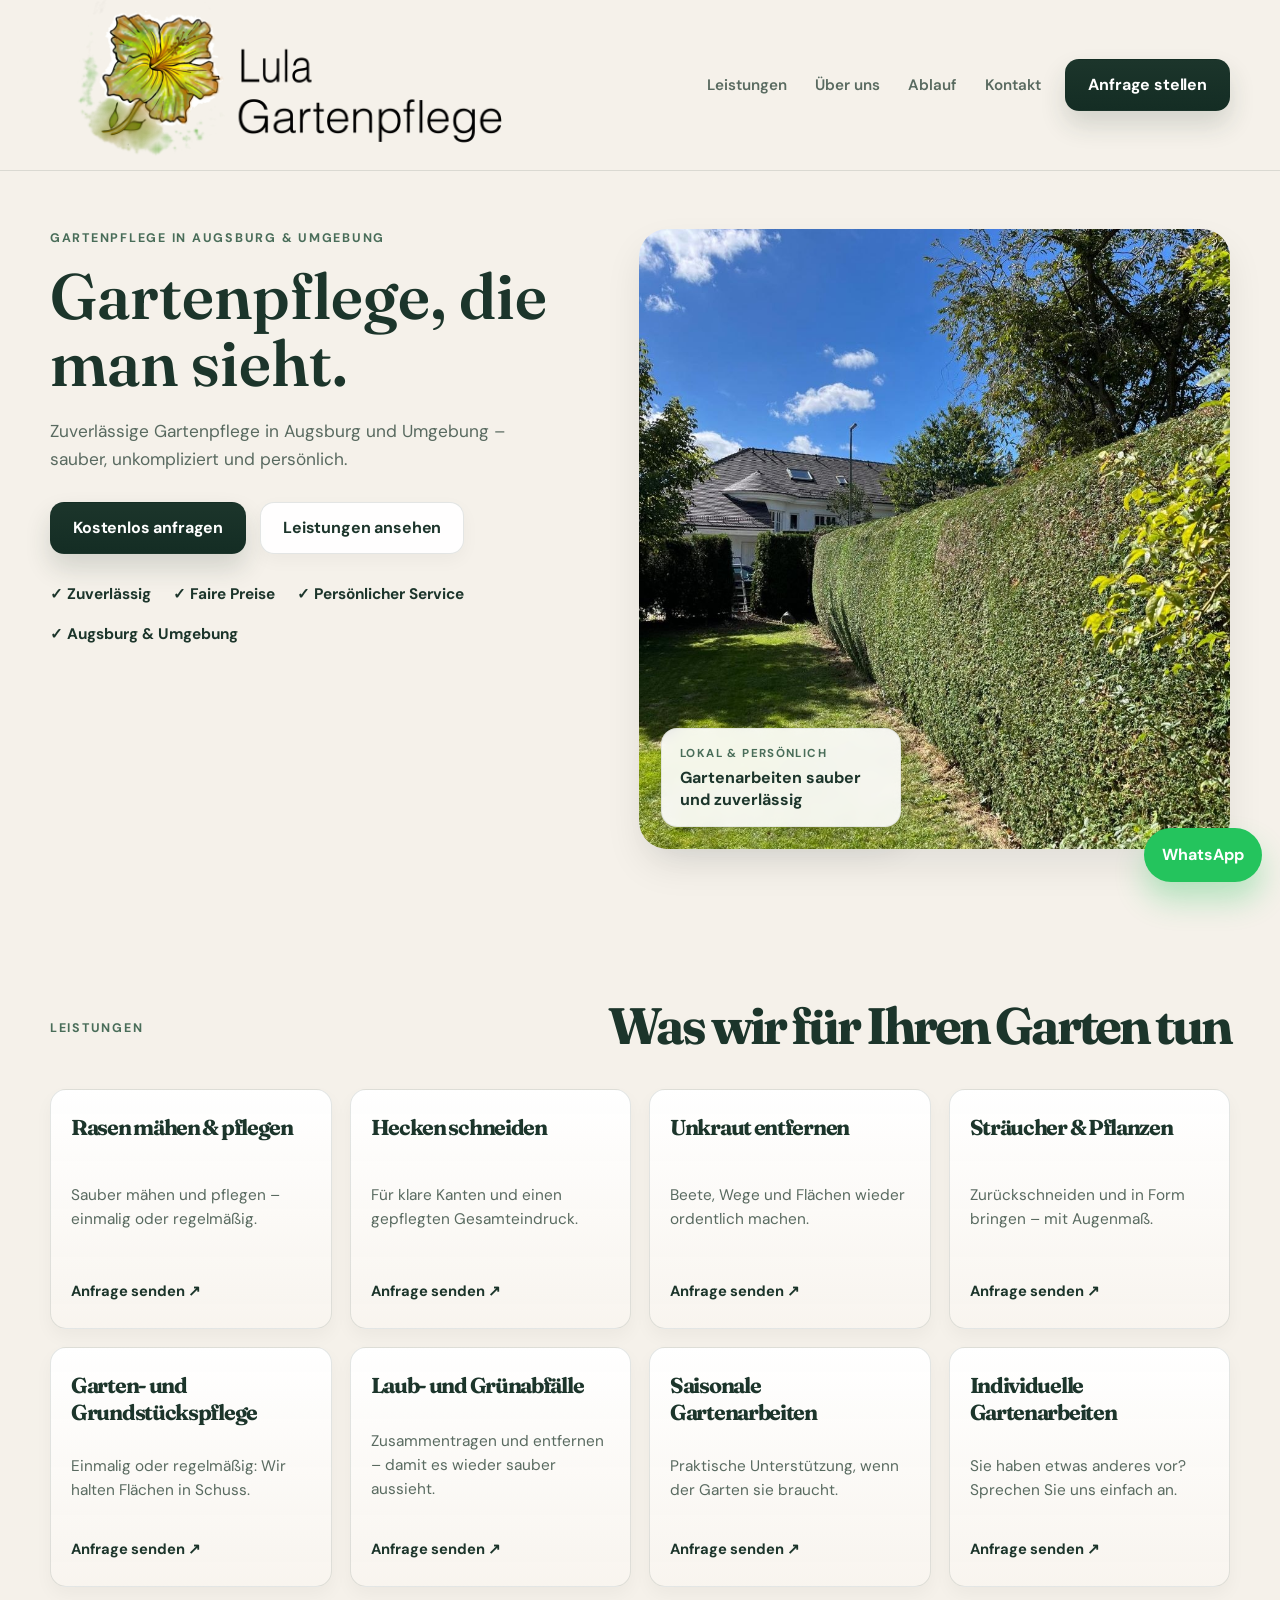
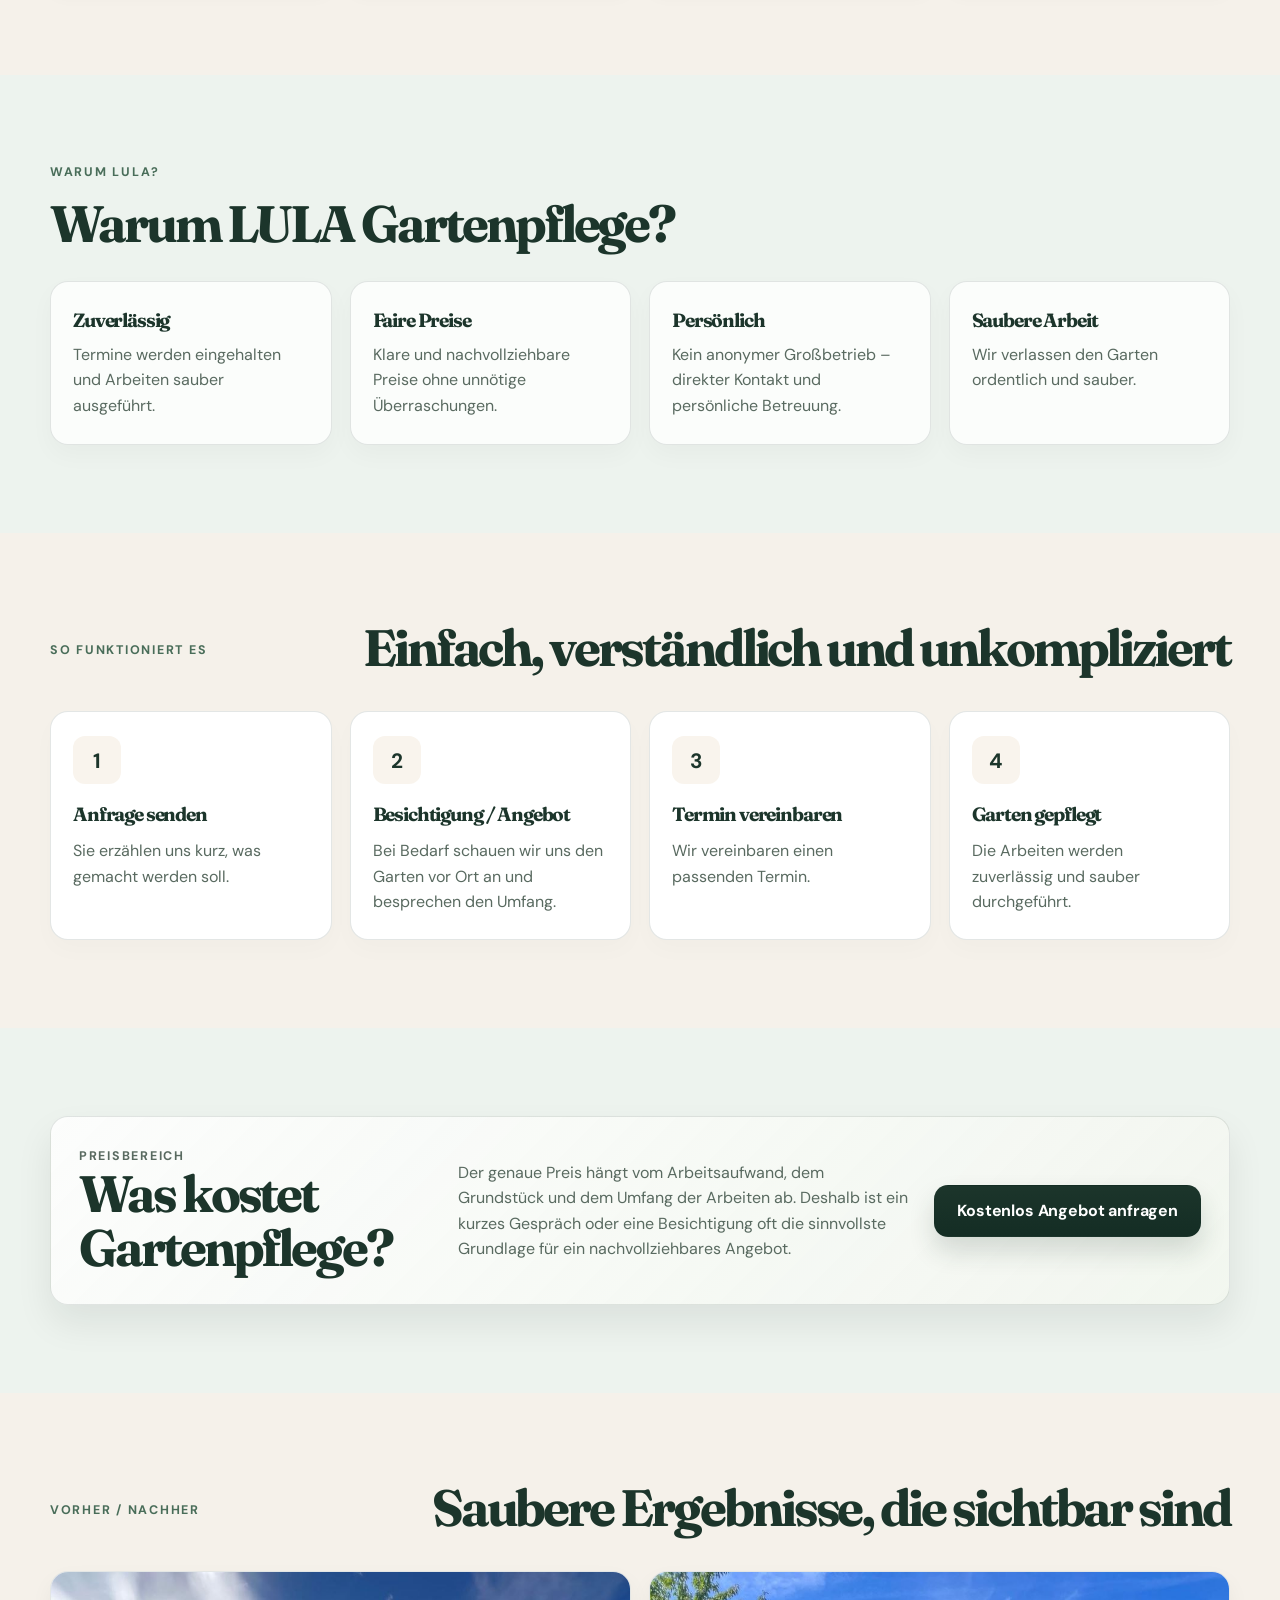
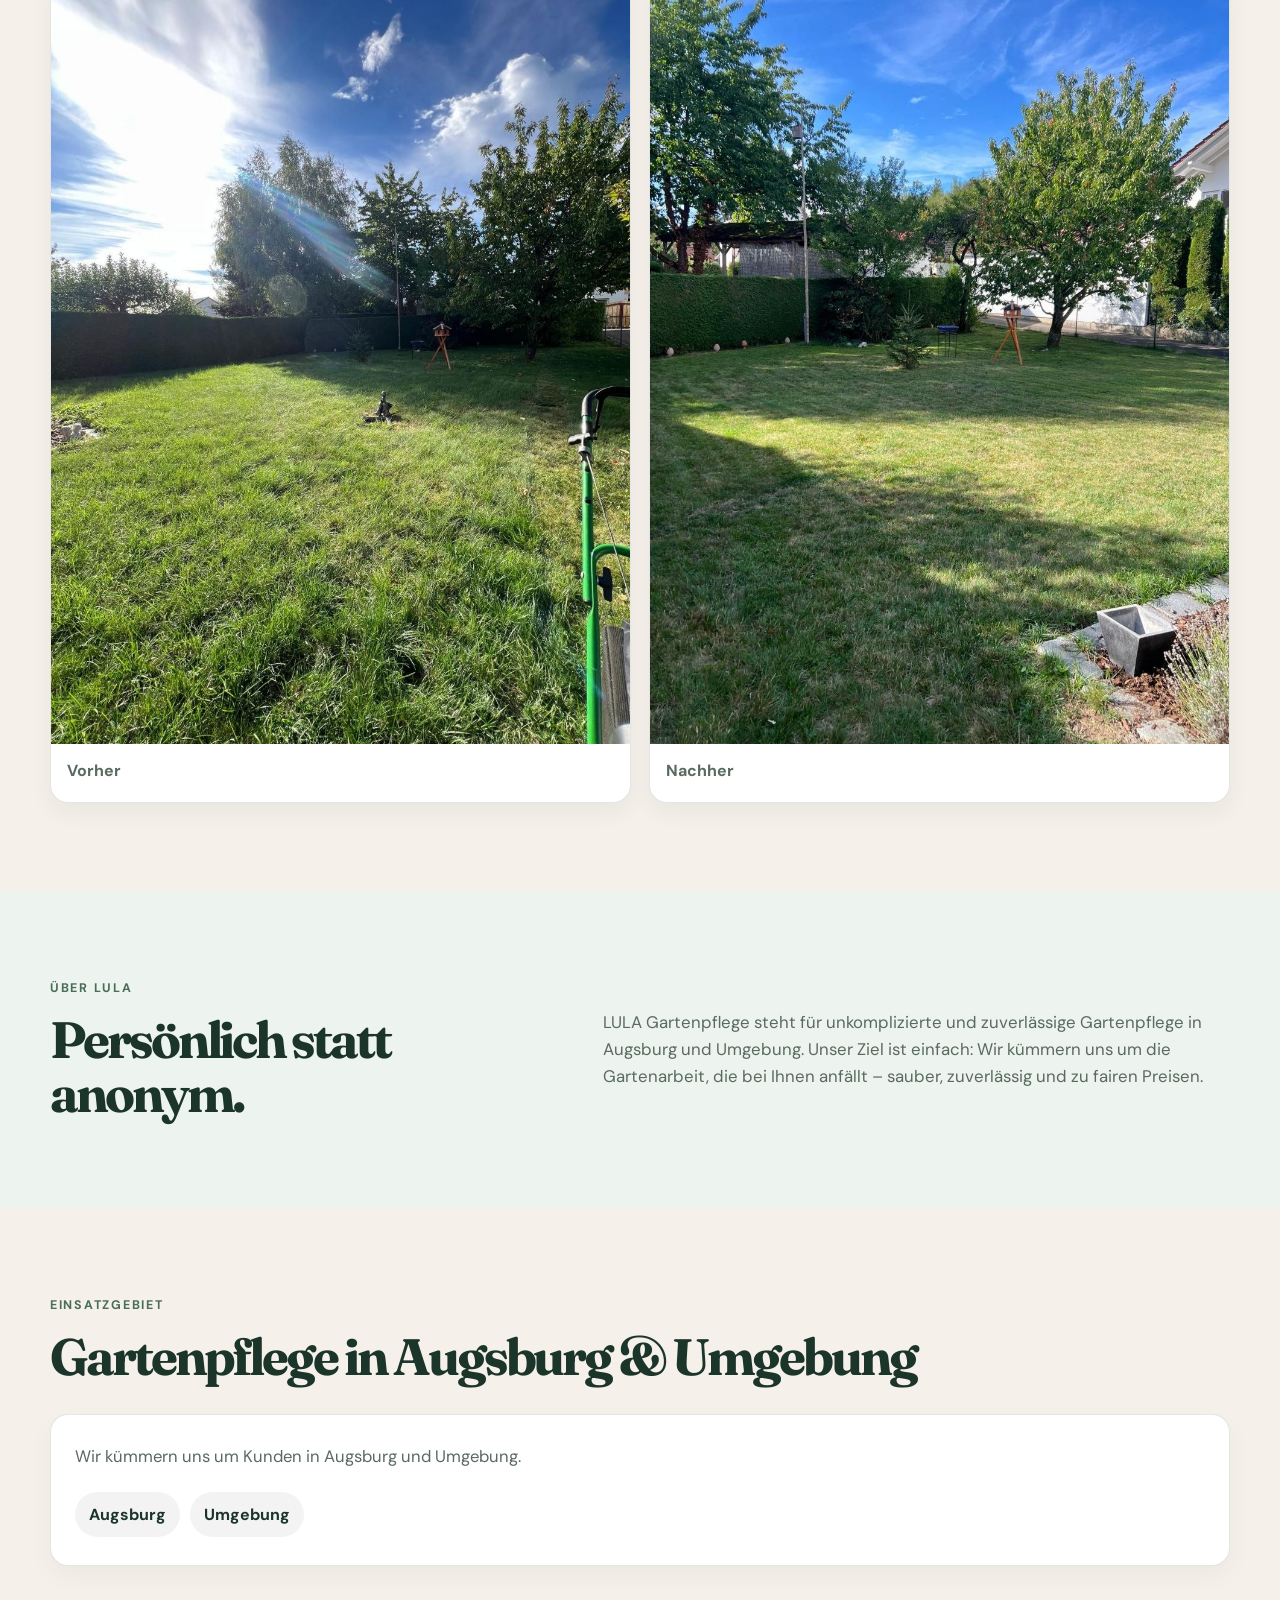
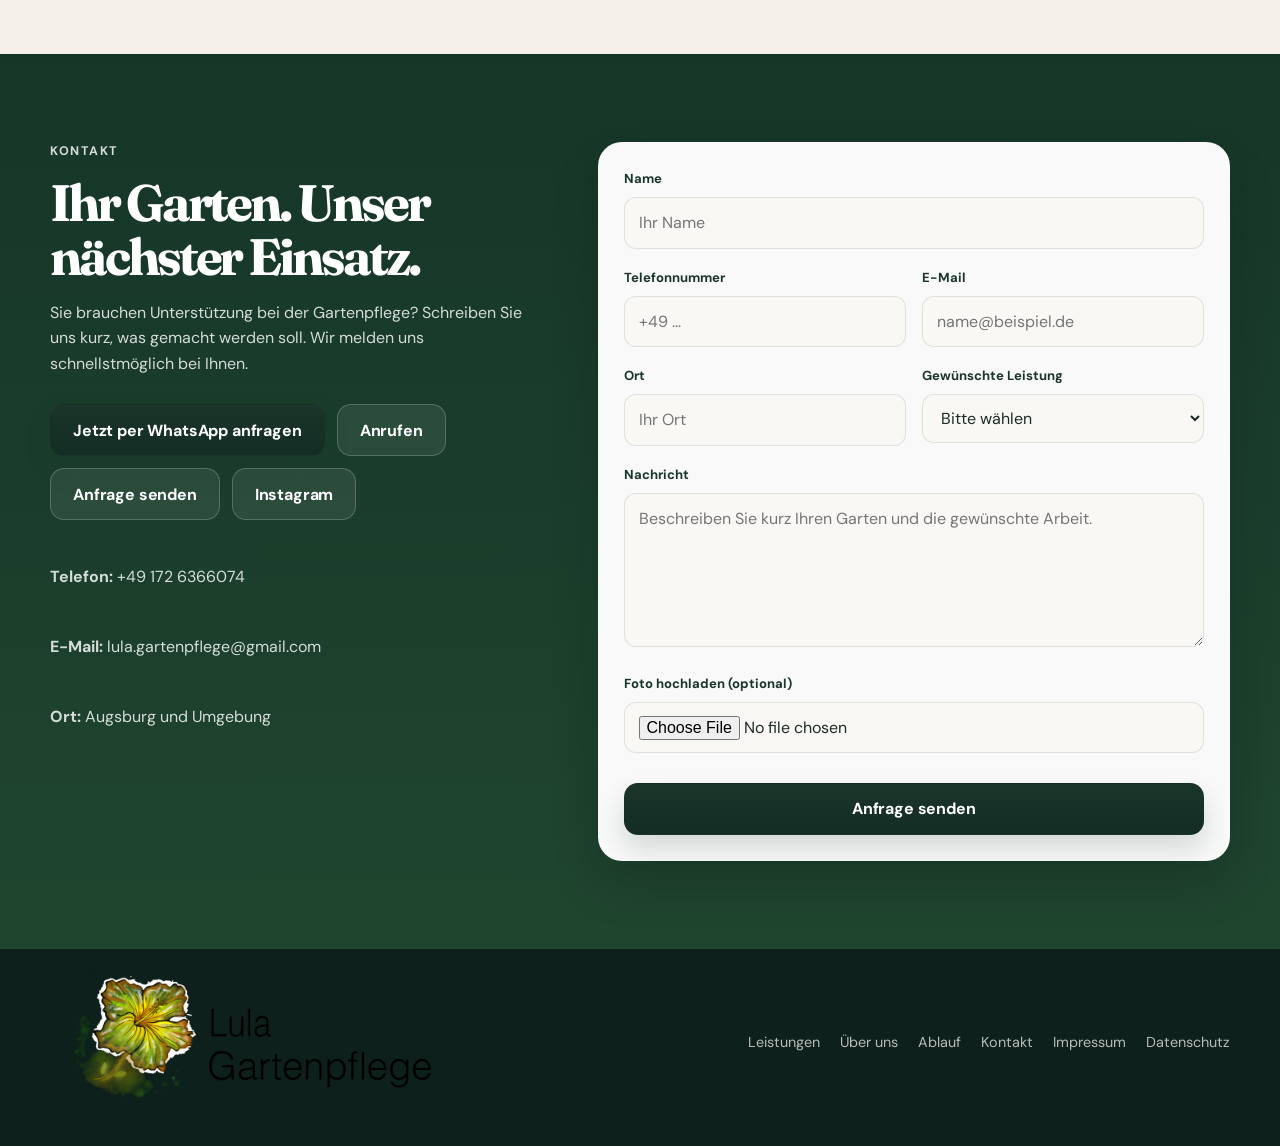
<file: index.html>
<!DOCTYPE html>
<html lang="de">
  <head>
    <meta charset="UTF-8" />
    <meta http-equiv="X-UA-Compatible" content="IE=edge" />
    <meta name="viewport" content="width=device-width, initial-scale=1.0" />
    <title>LULA Gartenpflege | Gartenpflege in Augsburg &amp; Umgebung</title>
    <meta
      name="description"
      content="LULA Gartenpflege bietet zuverlässige Gartenpflege in Augsburg und Umgebung – von Rasenpflege über Heckenschnitt bis zu regelmäßigen Gartenarbeiten. Kostenlos anfragen."
    />
    <meta
      name="keywords"
      content="Gartenpflege Augsburg, Gartenservice Augsburg, Rasen mähen Augsburg, Heckenschnitt Augsburg, Gartenarbeiten Augsburg, Gartenpflege in der Nähe"
    />
    <meta name="robots" content="index, follow" />
    <meta property="og:type" content="website" />
    <meta property="og:title" content="LULA Gartenpflege | Gartenpflege in Augsburg &amp; Umgebung" />
    <meta
      property="og:description"
      content="Zuverlässige Gartenpflege in Augsburg und Umgebung – sauber, unkompliziert und persönlich."
    />
    <meta property="og:image" content="https://lula-gartenpflege.de/images/hero%20hecke.%20jpg.jpg" />
    <meta property="og:url" content="https://lula-gartenpflege.de/" />
    <meta name="twitter:card" content="summary_large_image" />
    <meta name="theme-color" content="#213b2a" />
    <link rel="canonical" href="https://lula-gartenpflege.de/" />
    <link rel="stylesheet" href="style.css" />
    <script type="application/ld+json">
      {
        "@context": "https://schema.org",
        "@type": "LocalBusiness",
        "name": "LULA Gartenpflege",
        "image": "/images/hero%20hecke.%20jpg.jpg",
        "description": "Zuverlässige Gartenpflege in Augsburg und Umgebung – sauber, unkompliziert und persönlich.",
        "areaServed": ["Augsburg", "Augsburg und Umgebung"],
        "telephone": "+49 172 6366074",
        "email": "lula.gartenpflege@gmail.com",
        "sameAs": [
          "https://wa.me/491726366074?text=Hallo%2C%20ich%20interessiere%20mich%20f%C3%BCr%20Gartenpflege%20in%20Augsburg%20und%20Umgebung.",
          "https://www.instagram.com/lula_gartenpflege/"
        ]
      }
    </script>
  </head>
  <body>
    <header class="site-header">
      <div class="container header-inner">
        <a class="brand" href="#top" aria-label="LULA Gartenpflege Startseite">
          <img src="images/buntlogofinal.png" alt="LULA Gartenpflege" />
        </a>

        <nav class="site-nav" aria-label="Hauptnavigation">
          <button class="nav-toggle" type="button" aria-label="Menü öffnen" aria-expanded="false">
            <span class="sr-only">Menü öffnen</span>
            <span></span>
            <span></span>
            <span></span>
          </button>
          <ul class="nav-menu">
            <li><a href="#leistungen">Leistungen</a></li>
            <li><a href="#ueber-uns">Über uns</a></li>
            <li><a href="#ablauf">Ablauf</a></li>
            <li><a href="#kontakt">Kontakt</a></li>
          </ul>
        </nav>

        <a href="#kontakt" class="button button-primary header-cta">Anfrage stellen</a>
      </div>
    </header>

    <main id="top">
      <section class="hero">
        <div class="container hero-grid">
          <div class="hero-copy">
            <p class="eyebrow">Gartenpflege in Augsburg &amp; Umgebung</p>
            <h1>Gartenpflege, die man sieht.</h1>
            <p class="lead">
              Zuverlässige Gartenpflege in Augsburg und Umgebung – sauber, unkompliziert und persönlich.
            </p>

            <div class="hero-actions">
              <a href="#kontakt" class="button button-primary">Kostenlos anfragen</a>
              <a href="#leistungen" class="button button-secondary">Leistungen ansehen</a>
            </div>

            <ul class="trust-list" aria-label="Vorteile">
              <li><span aria-hidden="true">✓</span> Zuverlässig</li>
              <li><span aria-hidden="true">✓</span> Faire Preise</li>
              <li><span aria-hidden="true">✓</span> Persönlicher Service</li>
              <li><span aria-hidden="true">✓</span> Augsburg &amp; Umgebung</li>
            </ul>
          </div>

          <div class="hero-visual">
            <img src="images/hero hecke. jpg.jpg" alt="Gepflegter Garten mit geschnittenem Heckenzaun in Augsburg" />
            <div class="floating-card">
              <span class="card-label">Lokal &amp; persönlich</span>
              <strong>Gartenarbeiten sauber und zuverlässig</strong>
            </div>
          </div>
        </div>
      </section>

      <section class="section" id="leistungen">
        <div class="container">
          <div class="section-heading">
            <p class="eyebrow">Leistungen</p>
            <h2>Was wir für Ihren Garten tun</h2>
          </div>

          <div class="services-grid eight-grid">
            <article class="service-card">
              <h3>Rasen mähen &amp; pflegen</h3>
              <p>Sauber mähen und pflegen – einmalig oder regelmäßig.</p>
              <a href="#kontakt" class="service-link">Anfrage senden ↗</a>
            </article>

            <article class="service-card">
              <h3>Hecken schneiden</h3>
              <p>Für klare Kanten und einen gepflegten Gesamteindruck.</p>
              <a href="#kontakt" class="service-link">Anfrage senden ↗</a>
            </article>

            <article class="service-card">
              <h3>Unkraut entfernen</h3>
              <p>Beete, Wege und Flächen wieder ordentlich machen.</p>
              <a href="#kontakt" class="service-link">Anfrage senden ↗</a>
            </article>

            <article class="service-card">
              <h3>Sträucher &amp; Pflanzen</h3>
              <p>Zurückschneiden und in Form bringen – mit Augenmaß.</p>
              <a href="#kontakt" class="service-link">Anfrage senden ↗</a>
            </article>

            <article class="service-card">
              <h3>Garten- und Grundstückspflege</h3>
              <p>Einmalig oder regelmäßig: Wir halten Flächen in Schuss.</p>
              <a href="#kontakt" class="service-link">Anfrage senden ↗</a>
            </article>

            <article class="service-card">
              <h3>Laub- und Grünabfälle</h3>
              <p>Zusammentragen und entfernen – damit es wieder sauber aussieht.</p>
              <a href="#kontakt" class="service-link">Anfrage senden ↗</a>
            </article>

            <article class="service-card">
              <h3>Saisonale Gartenarbeiten</h3>
              <p>Praktische Unterstützung, wenn der Garten sie braucht.</p>
              <a href="#kontakt" class="service-link">Anfrage senden ↗</a>
            </article>

            <article class="service-card">
              <h3>Individuelle Gartenarbeiten</h3>
              <p>Sie haben etwas anderes vor? Sprechen Sie uns einfach an.</p>
              <a href="#kontakt" class="service-link">Anfrage senden ↗</a>
            </article>
          </div>
        </div>
      </section>

      <section class="section alt-section" id="why-lula">
        <div class="container">
          <div class="section-heading narrow">
            <p class="eyebrow">Warum LULA?</p>
            <h2>Warum LULA Gartenpflege?</h2>
          </div>

          <div class="feature-grid">
            <article class="feature-item">
              <h3>Zuverlässig</h3>
              <p>Termine werden eingehalten und Arbeiten sauber ausgeführt.</p>
            </article>
            <article class="feature-item">
              <h3>Faire Preise</h3>
              <p>Klare und nachvollziehbare Preise ohne unnötige Überraschungen.</p>
            </article>
            <article class="feature-item">
              <h3>Persönlich</h3>
              <p>Kein anonymer Großbetrieb – direkter Kontakt und persönliche Betreuung.</p>
            </article>
            <article class="feature-item">
              <h3>Saubere Arbeit</h3>
              <p>Wir verlassen den Garten ordentlich und sauber.</p>
            </article>
          </div>
        </div>
      </section>

      <section class="section" id="ablauf">
        <div class="container">
          <div class="section-heading">
            <p class="eyebrow">So funktioniert es</p>
            <h2>Einfach, verständlich und unkompliziert</h2>
          </div>

          <div class="steps-grid">
            <div class="step">
              <span class="step-number">1</span>
              <h3>Anfrage senden</h3>
              <p>Sie erzählen uns kurz, was gemacht werden soll.</p>
            </div>
            <div class="step">
              <span class="step-number">2</span>
              <h3>Besichtigung / Angebot</h3>
              <p>Bei Bedarf schauen wir uns den Garten vor Ort an und besprechen den Umfang.</p>
            </div>
            <div class="step">
              <span class="step-number">3</span>
              <h3>Termin vereinbaren</h3>
              <p>Wir vereinbaren einen passenden Termin.</p>
            </div>
            <div class="step">
              <span class="step-number">4</span>
              <h3>Garten gepflegt</h3>
              <p>Die Arbeiten werden zuverlässig und sauber durchgeführt.</p>
            </div>
          </div>
        </div>
      </section>

      <section class="section alt-section" id="preise">
        <div class="container">
          <div class="price-box">
            <div>
              <p class="eyebrow">Preisbereich</p>
              <h2>Was kostet Gartenpflege?</h2>
            </div>
            <p>
              Der genaue Preis hängt vom Arbeitsaufwand, dem Grundstück und dem Umfang der Arbeiten ab. Deshalb
              ist ein kurzes Gespräch oder eine Besichtigung oft die sinnvollste Grundlage für ein nachvollziehbares Angebot.
            </p>
            <a href="#kontakt" class="button button-primary">Kostenlos Angebot anfragen</a>
          </div>
        </div>
      </section>

      <section class="section" id="vorher-nachher">
        <div class="container">
          <div class="section-heading">
            <p class="eyebrow">Vorher / Nachher</p>
            <h2>Saubere Ergebnisse, die sichtbar sind</h2>
          </div>

          <div class="compare-grid">
            <figure class="compare-card">
              <div class="compare-visual before">
                <img src="images/vorher%20peter.jpg" alt="Vorher-Bild eines unaufgeräumten Gartens" />
              </div>
              <figcaption>Vorher</figcaption>
            </figure>
            <figure class="compare-card">
              <div class="compare-visual after">
                <img src="images/nachher%20peter%20.jpg" alt="Nachher-Bild eines gepflegten Gartens" />
              </div>
              <figcaption>Nachher</figcaption>
            </figure>
          </div>
        </div>
      </section>

      <section class="section alt-section" id="ueber-uns">
        <div class="container about-grid">
          <div class="about-copy">
            <p class="eyebrow">Über LULA</p>
            <h2>Persönlich statt anonym.</h2>
          </div>
          <div class="about-text">
            <p>
              LULA Gartenpflege steht für unkomplizierte und zuverlässige Gartenpflege in Augsburg und Umgebung.
              Unser Ziel ist einfach: Wir kümmern uns um die Gartenarbeit, die bei Ihnen anfällt – sauber,
              zuverlässig und zu fairen Preisen.
            </p>
          </div>
        </div>
      </section>

      <section class="section" id="einsatzgebiet">
        <div class="container">
          <div class="section-heading narrow">
            <p class="eyebrow">Einsatzgebiet</p>
            <h2>Gartenpflege in Augsburg &amp; Umgebung</h2>
          </div>

          <div class="area-box">
            <p>Wir kümmern uns um Kunden in Augsburg und Umgebung.</p>
            <div class="area-tags" aria-label="Gebiete">
              <span>Augsburg</span>
              <span>Umgebung</span>
            </div>
          </div>
        </div>
      </section>

      <section class="section contact-section" id="kontakt">
        <div class="container contact-grid">
          <div class="contact-copy">
            <p class="eyebrow eyebrow-light">Kontakt</p>
            <h2>Ihr Garten. Unser nächster Einsatz.</h2>
            <p>
              Sie brauchen Unterstützung bei der Gartenpflege? Schreiben Sie uns kurz, was gemacht werden soll.
              Wir melden uns schnellstmöglich bei Ihnen.
            </p>

            <div class="contact-actions">
              <a
                href="https://wa.me/491726366074?text=Hallo%2C%20ich%20interessiere%20mich%20f%C3%BCr%20Gartenpflege%20in%20Augsburg%20und%20Umgebung."
                class="button button-primary"
                target="_blank"
                rel="noopener noreferrer"
              >
                Jetzt per WhatsApp anfragen
              </a>
              <a href="tel:+491726366074" class="button button-secondary-light">Anrufen</a>
              <a href="#kontakt-form" class="button button-secondary-light">Anfrage senden</a>
              <a
                href="https://www.instagram.com/lula_gartenpflege/"
                class="button button-secondary-light"
                target="_blank"
                rel="noopener noreferrer"
              >Instagram</a>
            </div>

            <div class="contact-details">
              <p><strong>Telefon:</strong> <a href="tel:+491726366074">+49 172 6366074</a></p>
              <p><strong>E-Mail:</strong> <a href="mailto:lula.gartenpflege@gmail.com">lula.gartenpflege@gmail.com</a></p>
              <p><strong>Ort:</strong> Augsburg und Umgebung</p>
            </div>
          </div>

          <form
            class="contact-form"
            id="kontakt-form"
            action="https://formspree.io/f/mgavbygz"
            method="POST"
            enctype="multipart/form-data"
          >
            <input type="hidden" name="_subject" value="Neue Anfrage über LULA Gartenpflege" />
            <div class="form-row">
              <label for="name">Name</label>
              <input id="name" name="name" type="text" placeholder="Ihr Name" required />
            </div>

            <div class="form-row form-row-split">
              <div>
                <label for="phone">Telefonnummer</label>
                <input id="phone" name="phone" type="tel" placeholder="+49 ..." required />
              </div>
              <div>
                <label for="email">E-Mail</label>
                <input id="email" name="email" type="email" placeholder="name@beispiel.de" />
              </div>
            </div>

            <div class="form-row form-row-split">
              <div>
                <label for="city">Ort</label>
                <input id="city" name="city" type="text" placeholder="Ihr Ort" />
              </div>
              <div>
                <label for="service">Gewünschte Leistung</label>
                <select id="service" name="service">
                  <option value="">Bitte wählen</option>
                  <option>Rasenpflege</option>
                  <option>Hecken &amp; Sträucher</option>
                  <option>Unkraut &amp; Pflege</option>
                  <option>Grundstückspflege</option>
                  <option>Sonstiges</option>
                </select>
              </div>
            </div>

            <div class="form-row">
              <label for="message">Nachricht</label>
              <textarea id="message" name="message" rows="5" placeholder="Beschreiben Sie kurz Ihren Garten und die gewünschte Arbeit." required></textarea>
            </div>

            <div class="form-row">
              <label for="photo">Foto hochladen (optional)</label>
              <input id="photo" name="photo" type="file" accept="image/*" />
            </div>

            <input class="honeypot" type="text" name="_gotcha" tabindex="-1" autocomplete="off" aria-hidden="true" />

            <button type="submit" class="button button-primary submit-button">Anfrage senden</button>
          </form>
        </div>
      </section>
    </main>

    <footer class="site-footer">
      <div class="container footer-inner">
        <div>
          <a class="brand footer-brand" href="#top" aria-label="LULA Gartenpflege Startseite">
            <img src="images/buntlogofinal.png" alt="LULA Gartenpflege" />
          </a>
        </div>

        <nav class="footer-nav" aria-label="Footer-Navigation">
          <a href="#leistungen">Leistungen</a>
          <a href="#ueber-uns">Über uns</a>
          <a href="#ablauf">Ablauf</a>
          <a href="#kontakt">Kontakt</a>
          <a href="impressum.html">Impressum</a>
          <a href="datenschutz.html">Datenschutz</a>
        </nav>
      </div>
    </footer>

    <a
      class="sticky-whatsapp"
      href="https://wa.me/491726366074?text=Hallo%2C%20ich%20interessiere%20mich%20f%C3%BCr%20Gartenpflege%20in%20Augsburg%20und%20Umgebung."
      target="_blank"
      rel="noopener noreferrer"
      aria-label="WhatsApp Kontakt"
    >
      WhatsApp
    </a>

    <script src="script.js"></script>
  </body>
</html>
</file>
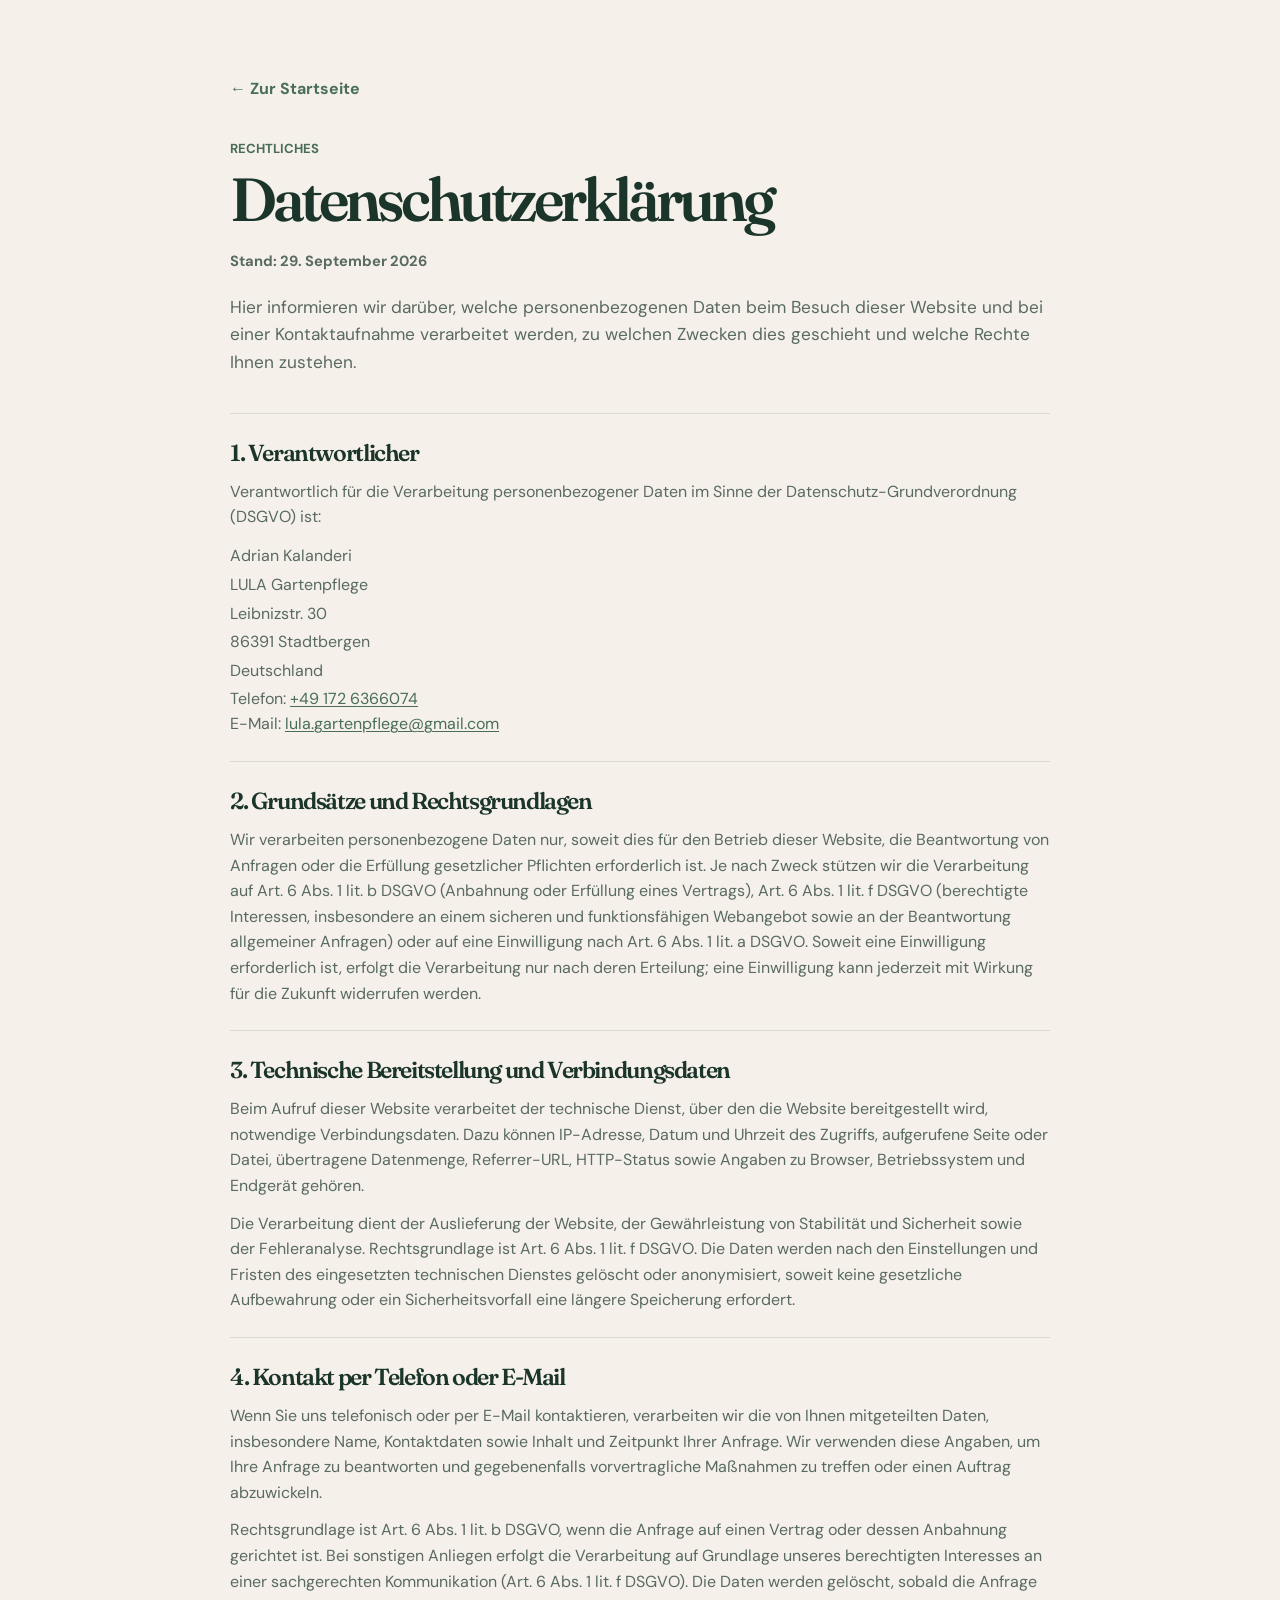
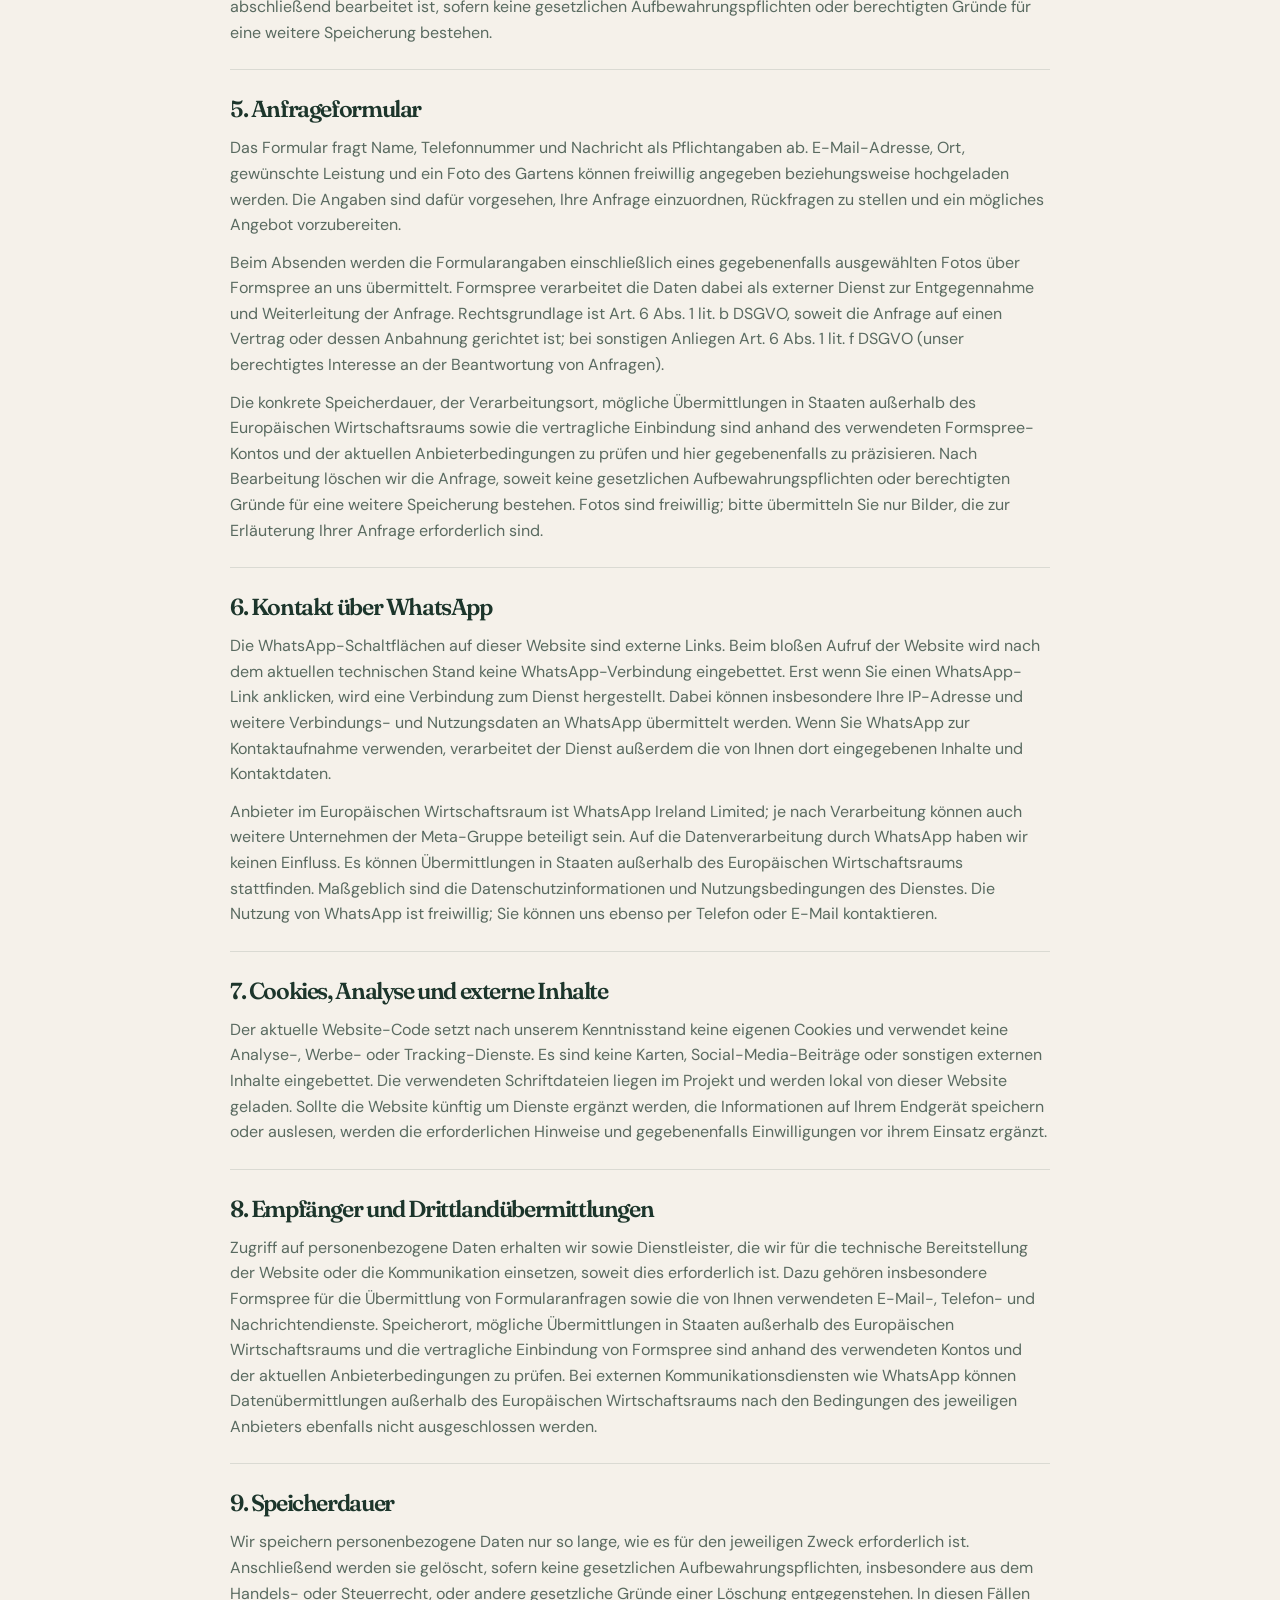
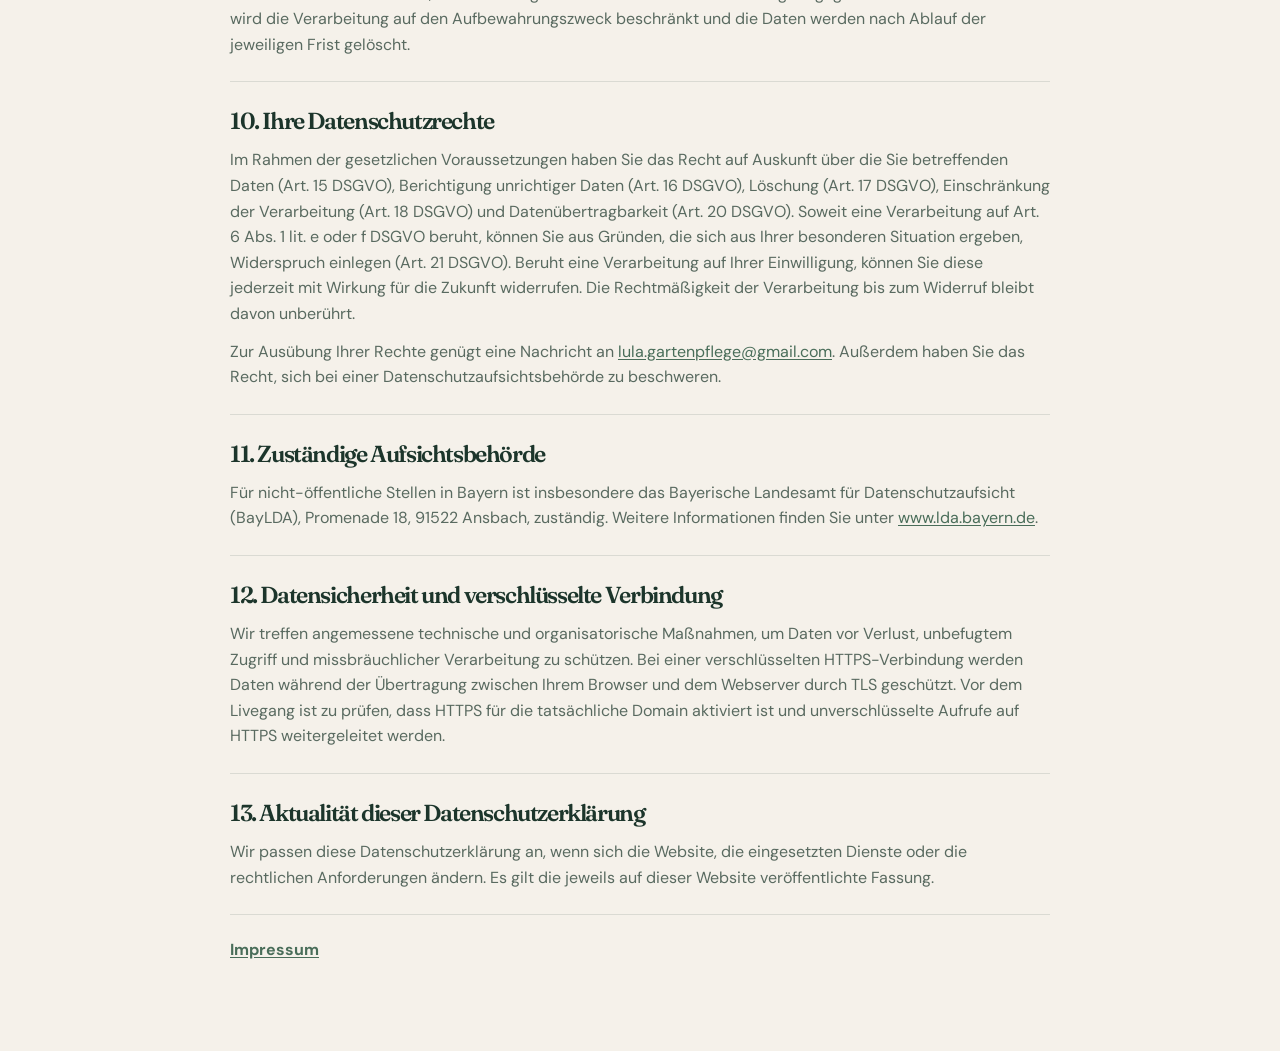
<file: datenschutz.html>
<!doctype html>
<html lang="de">
<head>
<meta charset="utf-8">
<meta name="viewport" content="width=device-width, initial-scale=1">
<title>Datenschutz | LULA Gartenpflege</title>
<meta name="description" content="Informationen zur Verarbeitung personenbezogener Daten auf der Website von LULA Gartenpflege.">
<link rel="stylesheet" href="style.css">
</head>
<body>
<main class="legal-page">
<a class="text-link" href="index.html">← Zur Startseite</a>
<p class="kicker">Rechtliches</p>
<h1>Datenschutzerklärung</h1>
<p class="legal-meta"><strong>Stand: 29. September 2026</strong></p>
<p class="legal-intro">Hier informieren wir darüber, welche personenbezogenen Daten beim Besuch dieser Website und bei einer Kontaktaufnahme verarbeitet werden, zu welchen Zwecken dies geschieht und welche Rechte Ihnen zustehen.</p>

<section class="legal-section" aria-labelledby="verantwortlicher">
<h2 id="verantwortlicher">1. Verantwortlicher</h2>
<p>Verantwortlich für die Verarbeitung personenbezogener Daten im Sinne der Datenschutz-Grundverordnung (DSGVO) ist:</p>
<address>Adrian Kalanderi<br>LULA Gartenpflege<br>Leibnizstr. 30<br>86391 Stadtbergen<br>Deutschland</address>
<p>Telefon: <a href="tel:+491726366074">+49 172 6366074</a><br>E-Mail: <a href="mailto:lula.gartenpflege@gmail.com">lula.gartenpflege@gmail.com</a></p>
</section>

<section class="legal-section" aria-labelledby="grundsaetze">
<h2 id="grundsaetze">2. Grundsätze und Rechtsgrundlagen</h2>
<p>Wir verarbeiten personenbezogene Daten nur, soweit dies für den Betrieb dieser Website, die Beantwortung von Anfragen oder die Erfüllung gesetzlicher Pflichten erforderlich ist. Je nach Zweck stützen wir die Verarbeitung auf Art. 6 Abs. 1 lit. b DSGVO (Anbahnung oder Erfüllung eines Vertrags), Art. 6 Abs. 1 lit. f DSGVO (berechtigte Interessen, insbesondere an einem sicheren und funktionsfähigen Webangebot sowie an der Beantwortung allgemeiner Anfragen) oder auf eine Einwilligung nach Art. 6 Abs. 1 lit. a DSGVO. Soweit eine Einwilligung erforderlich ist, erfolgt die Verarbeitung nur nach deren Erteilung; eine Einwilligung kann jederzeit mit Wirkung für die Zukunft widerrufen werden.</p>
</section>

<section class="legal-section" aria-labelledby="hosting">
<h2 id="hosting">3. Technische Bereitstellung und Verbindungsdaten</h2>
<p>Beim Aufruf dieser Website verarbeitet der technische Dienst, über den die Website bereitgestellt wird, notwendige Verbindungsdaten. Dazu können IP-Adresse, Datum und Uhrzeit des Zugriffs, aufgerufene Seite oder Datei, übertragene Datenmenge, Referrer-URL, HTTP-Status sowie Angaben zu Browser, Betriebssystem und Endgerät gehören.</p>
<p>Die Verarbeitung dient der Auslieferung der Website, der Gewährleistung von Stabilität und Sicherheit sowie der Fehleranalyse. Rechtsgrundlage ist Art. 6 Abs. 1 lit. f DSGVO. Die Daten werden nach den Einstellungen und Fristen des eingesetzten technischen Dienstes gelöscht oder anonymisiert, soweit keine gesetzliche Aufbewahrung oder ein Sicherheitsvorfall eine längere Speicherung erfordert.</p>
</section>

<section class="legal-section" aria-labelledby="kontaktaufnahme">
<h2 id="kontaktaufnahme">4. Kontakt per Telefon oder E-Mail</h2>
<p>Wenn Sie uns telefonisch oder per E-Mail kontaktieren, verarbeiten wir die von Ihnen mitgeteilten Daten, insbesondere Name, Kontaktdaten sowie Inhalt und Zeitpunkt Ihrer Anfrage. Wir verwenden diese Angaben, um Ihre Anfrage zu beantworten und gegebenenfalls vorvertragliche Maßnahmen zu treffen oder einen Auftrag abzuwickeln.</p>
<p>Rechtsgrundlage ist Art. 6 Abs. 1 lit. b DSGVO, wenn die Anfrage auf einen Vertrag oder dessen Anbahnung gerichtet ist. Bei sonstigen Anliegen erfolgt die Verarbeitung auf Grundlage unseres berechtigten Interesses an einer sachgerechten Kommunikation (Art. 6 Abs. 1 lit. f DSGVO). Die Daten werden gelöscht, sobald die Anfrage abschließend bearbeitet ist, sofern keine gesetzlichen Aufbewahrungspflichten oder berechtigten Gründe für eine weitere Speicherung bestehen.</p>
</section>

<section class="legal-section" aria-labelledby="formular">
<h2 id="formular">5. Anfrageformular</h2>
<p>Das Formular fragt Name, Telefonnummer und Nachricht als Pflichtangaben ab. E-Mail-Adresse, Ort, gewünschte Leistung und ein Foto des Gartens können freiwillig angegeben beziehungsweise hochgeladen werden. Die Angaben sind dafür vorgesehen, Ihre Anfrage einzuordnen, Rückfragen zu stellen und ein mögliches Angebot vorzubereiten.</p>
<p>Beim Absenden werden die Formularangaben einschließlich eines gegebenenfalls ausgewählten Fotos über Formspree an uns übermittelt. Formspree verarbeitet die Daten dabei als externer Dienst zur Entgegennahme und Weiterleitung der Anfrage. Rechtsgrundlage ist Art. 6 Abs. 1 lit. b DSGVO, soweit die Anfrage auf einen Vertrag oder dessen Anbahnung gerichtet ist; bei sonstigen Anliegen Art. 6 Abs. 1 lit. f DSGVO (unser berechtigtes Interesse an der Beantwortung von Anfragen).</p>
<p>Die konkrete Speicherdauer, der Verarbeitungsort, mögliche Übermittlungen in Staaten außerhalb des Europäischen Wirtschaftsraums sowie die vertragliche Einbindung sind anhand des verwendeten Formspree-Kontos und der aktuellen Anbieterbedingungen zu prüfen und hier gegebenenfalls zu präzisieren. Nach Bearbeitung löschen wir die Anfrage, soweit keine gesetzlichen Aufbewahrungspflichten oder berechtigten Gründe für eine weitere Speicherung bestehen. Fotos sind freiwillig; bitte übermitteln Sie nur Bilder, die zur Erläuterung Ihrer Anfrage erforderlich sind.</p>
</section>

<section class="legal-section" aria-labelledby="whatsapp">
<h2 id="whatsapp">6. Kontakt über WhatsApp</h2>
<p>Die WhatsApp-Schaltflächen auf dieser Website sind externe Links. Beim bloßen Aufruf der Website wird nach dem aktuellen technischen Stand keine WhatsApp-Verbindung eingebettet. Erst wenn Sie einen WhatsApp-Link anklicken, wird eine Verbindung zum Dienst hergestellt. Dabei können insbesondere Ihre IP-Adresse und weitere Verbindungs- und Nutzungsdaten an WhatsApp übermittelt werden. Wenn Sie WhatsApp zur Kontaktaufnahme verwenden, verarbeitet der Dienst außerdem die von Ihnen dort eingegebenen Inhalte und Kontaktdaten.</p>
<p>Anbieter im Europäischen Wirtschaftsraum ist WhatsApp Ireland Limited; je nach Verarbeitung können auch weitere Unternehmen der Meta-Gruppe beteiligt sein. Auf die Datenverarbeitung durch WhatsApp haben wir keinen Einfluss. Es können Übermittlungen in Staaten außerhalb des Europäischen Wirtschaftsraums stattfinden. Maßgeblich sind die Datenschutzinformationen und Nutzungsbedingungen des Dienstes. Die Nutzung von WhatsApp ist freiwillig; Sie können uns ebenso per Telefon oder E-Mail kontaktieren.</p>
</section>

<section class="legal-section" aria-labelledby="cookies">
<h2 id="cookies">7. Cookies, Analyse und externe Inhalte</h2>
<p>Der aktuelle Website-Code setzt nach unserem Kenntnisstand keine eigenen Cookies und verwendet keine Analyse-, Werbe- oder Tracking-Dienste. Es sind keine Karten, Social-Media-Beiträge oder sonstigen externen Inhalte eingebettet. Die verwendeten Schriftdateien liegen im Projekt und werden lokal von dieser Website geladen. Sollte die Website künftig um Dienste ergänzt werden, die Informationen auf Ihrem Endgerät speichern oder auslesen, werden die erforderlichen Hinweise und gegebenenfalls Einwilligungen vor ihrem Einsatz ergänzt.</p>
</section>

<section class="legal-section" aria-labelledby="empfaenger">
<h2 id="empfaenger">8. Empfänger und Drittlandübermittlungen</h2>
<p>Zugriff auf personenbezogene Daten erhalten wir sowie Dienstleister, die wir für die technische Bereitstellung der Website oder die Kommunikation einsetzen, soweit dies erforderlich ist. Dazu gehören insbesondere Formspree für die Übermittlung von Formularanfragen sowie die von Ihnen verwendeten E-Mail-, Telefon- und Nachrichtendienste. Speicherort, mögliche Übermittlungen in Staaten außerhalb des Europäischen Wirtschaftsraums und die vertragliche Einbindung von Formspree sind anhand des verwendeten Kontos und der aktuellen Anbieterbedingungen zu prüfen. Bei externen Kommunikationsdiensten wie WhatsApp können Datenübermittlungen außerhalb des Europäischen Wirtschaftsraums nach den Bedingungen des jeweiligen Anbieters ebenfalls nicht ausgeschlossen werden.</p>
</section>

<section class="legal-section" aria-labelledby="speicherdauer">
<h2 id="speicherdauer">9. Speicherdauer</h2>
<p>Wir speichern personenbezogene Daten nur so lange, wie es für den jeweiligen Zweck erforderlich ist. Anschließend werden sie gelöscht, sofern keine gesetzlichen Aufbewahrungspflichten, insbesondere aus dem Handels- oder Steuerrecht, oder andere gesetzliche Gründe einer Löschung entgegenstehen. In diesen Fällen wird die Verarbeitung auf den Aufbewahrungszweck beschränkt und die Daten werden nach Ablauf der jeweiligen Frist gelöscht.</p>
</section>

<section class="legal-section" aria-labelledby="rechte">
<h2 id="rechte">10. Ihre Datenschutzrechte</h2>
<p>Im Rahmen der gesetzlichen Voraussetzungen haben Sie das Recht auf Auskunft über die Sie betreffenden Daten (Art. 15 DSGVO), Berichtigung unrichtiger Daten (Art. 16 DSGVO), Löschung (Art. 17 DSGVO), Einschränkung der Verarbeitung (Art. 18 DSGVO) und Datenübertragbarkeit (Art. 20 DSGVO). Soweit eine Verarbeitung auf Art. 6 Abs. 1 lit. e oder f DSGVO beruht, können Sie aus Gründen, die sich aus Ihrer besonderen Situation ergeben, Widerspruch einlegen (Art. 21 DSGVO). Beruht eine Verarbeitung auf Ihrer Einwilligung, können Sie diese jederzeit mit Wirkung für die Zukunft widerrufen. Die Rechtmäßigkeit der Verarbeitung bis zum Widerruf bleibt davon unberührt.</p>
<p>Zur Ausübung Ihrer Rechte genügt eine Nachricht an <a href="mailto:lula.gartenpflege@gmail.com">lula.gartenpflege@gmail.com</a>. Außerdem haben Sie das Recht, sich bei einer Datenschutzaufsichtsbehörde zu beschweren.</p>
</section>

<section class="legal-section" aria-labelledby="aufsicht">
<h2 id="aufsicht">11. Zuständige Aufsichtsbehörde</h2>
<p>Für nicht-öffentliche Stellen in Bayern ist insbesondere das Bayerische Landesamt für Datenschutzaufsicht (BayLDA), Promenade 18, 91522 Ansbach, zuständig. Weitere Informationen finden Sie unter <a href="https://www.lda.bayern.de/" target="_blank" rel="noopener noreferrer">www.lda.bayern.de</a>.</p>
</section>

<section class="legal-section" aria-labelledby="sicherheit">
<h2 id="sicherheit">12. Datensicherheit und verschlüsselte Verbindung</h2>
<p>Wir treffen angemessene technische und organisatorische Maßnahmen, um Daten vor Verlust, unbefugtem Zugriff und missbräuchlicher Verarbeitung zu schützen. Bei einer verschlüsselten HTTPS-Verbindung werden Daten während der Übertragung zwischen Ihrem Browser und dem Webserver durch TLS geschützt. Vor dem Livegang ist zu prüfen, dass HTTPS für die tatsächliche Domain aktiviert ist und unverschlüsselte Aufrufe auf HTTPS weitergeleitet werden.</p>
</section>

<section class="legal-section" aria-labelledby="aenderungen">
<h2 id="aenderungen">13. Aktualität dieser Datenschutzerklärung</h2>
<p>Wir passen diese Datenschutzerklärung an, wenn sich die Website, die eingesetzten Dienste oder die rechtlichen Anforderungen ändern. Es gilt die jeweils auf dieser Website veröffentlichte Fassung.</p>
</section>

<nav class="legal-related" aria-label="Weitere Rechtstexte">
<a href="impressum.html">Impressum</a>
</nav>
</main>
</body>
</html>
</file>
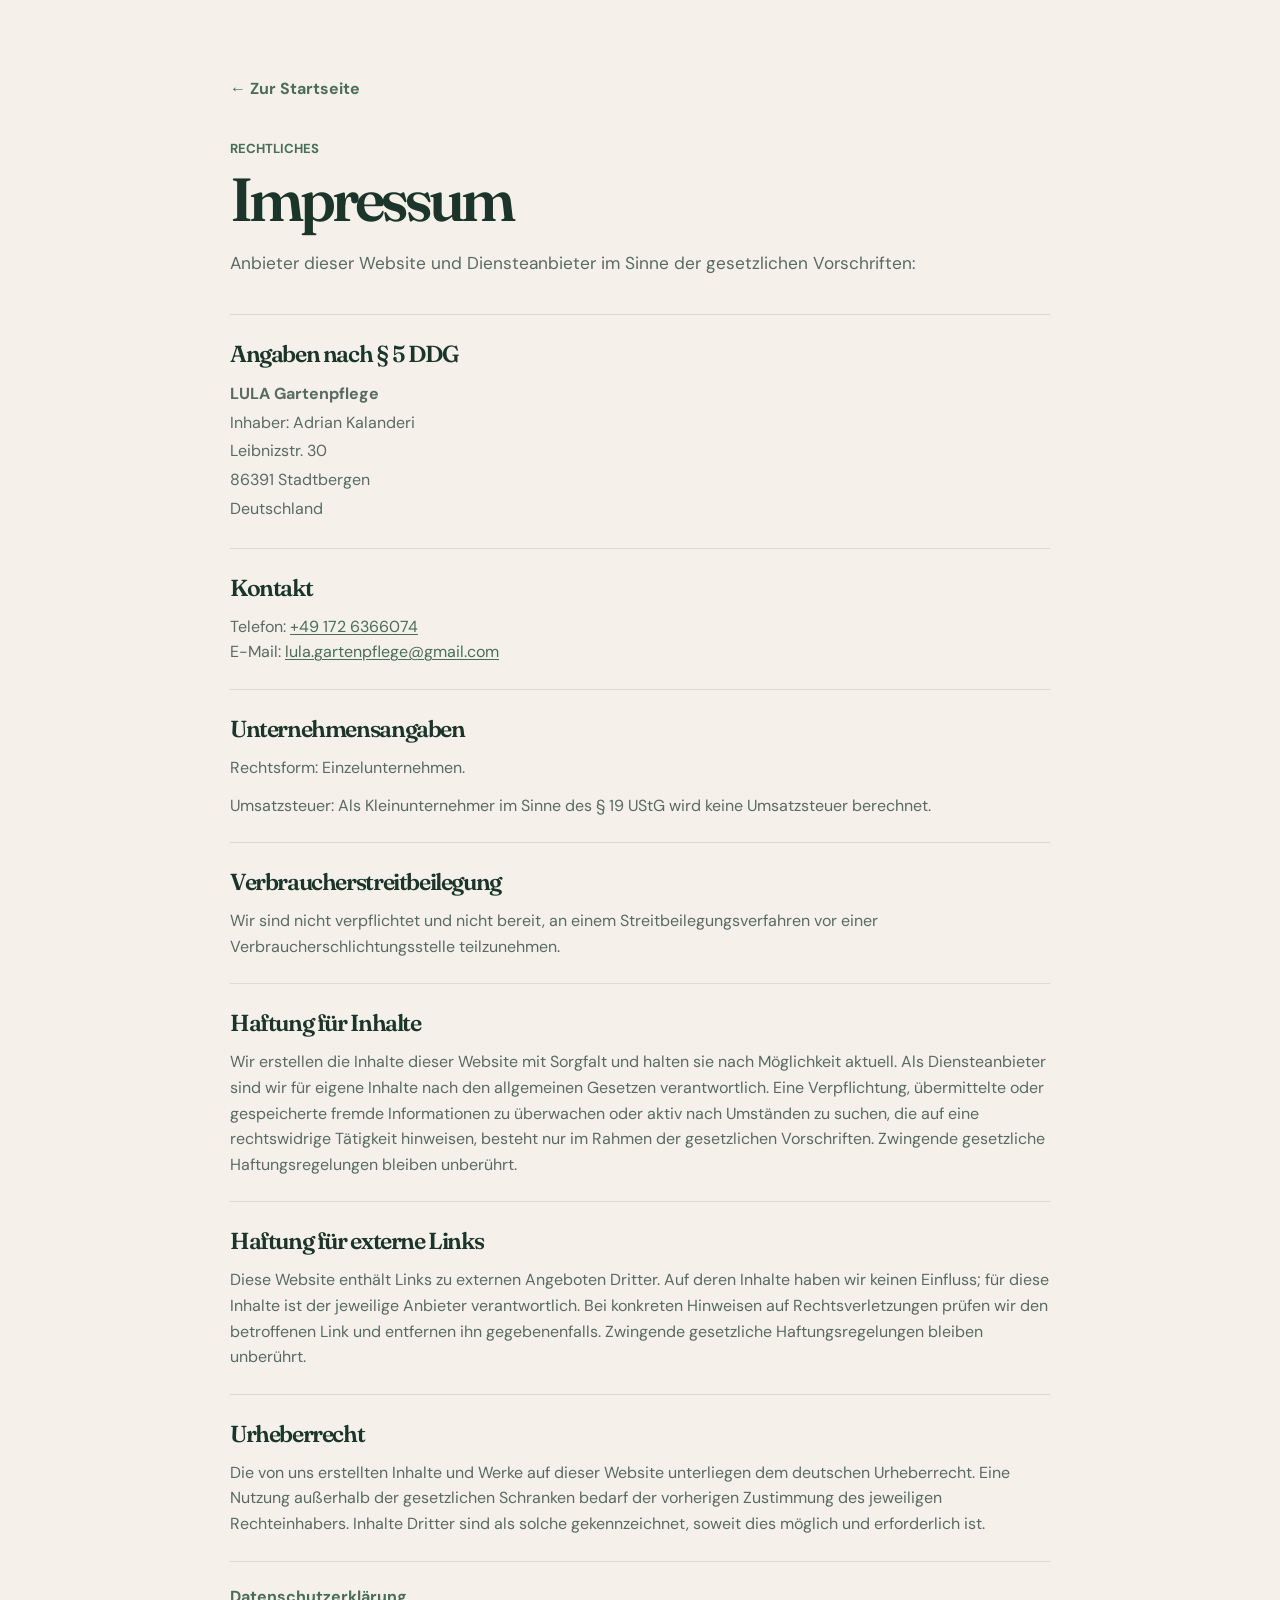
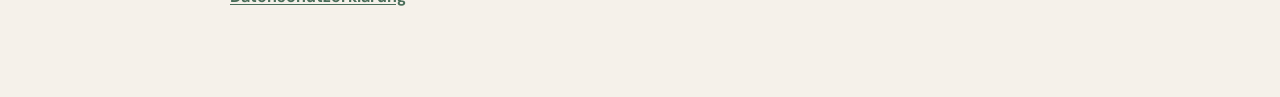
<file: impressum.html>
<!doctype html>
<html lang="de">
<head>
<meta charset="utf-8">
<meta name="viewport" content="width=device-width, initial-scale=1">
<title>Impressum | LULA Gartenpflege</title>
<meta name="description" content="Impressum und Anbieterkennzeichnung von LULA Gartenpflege in Augsburg und Umgebung.">
<link rel="stylesheet" href="style.css">
</head>
<body>
<main class="legal-page">
<a class="text-link" href="index.html">← Zur Startseite</a>
<p class="kicker">Rechtliches</p>
<h1>Impressum</h1>
<p class="legal-intro">Anbieter dieser Website und Diensteanbieter im Sinne der gesetzlichen Vorschriften:</p>

<section class="legal-section" aria-labelledby="anbieter">
<h2 id="anbieter">Angaben nach § 5 DDG</h2>
<address>
<strong>LULA Gartenpflege</strong><br>
Inhaber: Adrian Kalanderi<br>
Leibnizstr. 30<br>
86391 Stadtbergen<br>
Deutschland
</address>
</section>

<section class="legal-section" aria-labelledby="kontakt">
<h2 id="kontakt">Kontakt</h2>
<p>Telefon: <a href="tel:+491726366074">+49 172 6366074</a><br>
E-Mail: <a href="mailto:lula.gartenpflege@gmail.com">lula.gartenpflege@gmail.com</a></p>
</section>

<section class="legal-section" aria-labelledby="unternehmensangaben">
<h2 id="unternehmensangaben">Unternehmensangaben</h2>
<p>Rechtsform: Einzelunternehmen.</p>
<p>Umsatzsteuer: Als Kleinunternehmer im Sinne des § 19 UStG wird keine Umsatzsteuer berechnet.</p>
</section>

<section class="legal-section" aria-labelledby="streitbeilegung">
<h2 id="streitbeilegung">Verbraucherstreitbeilegung</h2>
<p>Wir sind nicht verpflichtet und nicht bereit, an einem Streitbeilegungsverfahren vor einer Verbraucherschlichtungsstelle teilzunehmen.</p>
</section>

<section class="legal-section" aria-labelledby="haftung-inhalte">
<h2 id="haftung-inhalte">Haftung für Inhalte</h2>
<p>Wir erstellen die Inhalte dieser Website mit Sorgfalt und halten sie nach Möglichkeit aktuell. Als Diensteanbieter sind wir für eigene Inhalte nach den allgemeinen Gesetzen verantwortlich. Eine Verpflichtung, übermittelte oder gespeicherte fremde Informationen zu überwachen oder aktiv nach Umständen zu suchen, die auf eine rechtswidrige Tätigkeit hinweisen, besteht nur im Rahmen der gesetzlichen Vorschriften. Zwingende gesetzliche Haftungsregelungen bleiben unberührt.</p>
</section>

<section class="legal-section" aria-labelledby="haftung-links">
<h2 id="haftung-links">Haftung für externe Links</h2>
<p>Diese Website enthält Links zu externen Angeboten Dritter. Auf deren Inhalte haben wir keinen Einfluss; für diese Inhalte ist der jeweilige Anbieter verantwortlich. Bei konkreten Hinweisen auf Rechtsverletzungen prüfen wir den betroffenen Link und entfernen ihn gegebenenfalls. Zwingende gesetzliche Haftungsregelungen bleiben unberührt.</p>
</section>

<section class="legal-section" aria-labelledby="urheberrecht">
<h2 id="urheberrecht">Urheberrecht</h2>
<p>Die von uns erstellten Inhalte und Werke auf dieser Website unterliegen dem deutschen Urheberrecht. Eine Nutzung außerhalb der gesetzlichen Schranken bedarf der vorherigen Zustimmung des jeweiligen Rechteinhabers. Inhalte Dritter sind als solche gekennzeichnet, soweit dies möglich und erforderlich ist.</p>
</section>

<nav class="legal-related" aria-label="Weitere Rechtstexte">
<a href="datenschutz.html">Datenschutzerklärung</a>
</nav>
</main>
</body>
</html>
</file>
<file: style.css>
@font-face {
  font-family: "DM Sans";
  src: url("fonts/dm-sans.woff2") format("woff2");
  font-style: normal;
  font-weight: 400 700;
  font-display: swap;
}

@font-face {
  font-family: "Fraunces";
  src: url("fonts/fraunces.woff2") format("woff2");
  font-style: normal;
  font-weight: 400 700;
  font-display: swap;
}

:root {
  --bg: #f5f1ea;
  --panel: #ffffff;
  --panel-soft: #edf3ee;
  --primary: #1c352b;
  --primary-dark: #142d24;
  --primary-soft: #496d59;
  --accent: #c99a53;
  --accent-soft: #f1e3c4;
  --text: #1c2b24;
  --muted: #596a60;
  --line: rgba(28, 53, 43, 0.12);
  --shadow: 0 18px 36px rgba(17, 31, 27, 0.08);
  --radius: 18px;
  --max-width: 1180px;
}

* {
  box-sizing: border-box;
}

html {
  scroll-behavior: smooth;
}

body {
  margin: 0;
  font-family: "DM Sans", "Segoe UI", sans-serif;
  background: var(--bg);
  color: var(--text);
  line-height: 1.6;
}

a {
  color: inherit;
  text-decoration: none;
}

img {
  display: block;
  max-width: 100%;
}

button,
input,
select,
textarea {
  font: inherit;
}

.container {
  width: min(var(--max-width), calc(100% - 32px));
  margin: 0 auto;
}

.legal-page {
  width: min(820px, calc(100% - 40px));
  margin: 0 auto;
  padding: clamp(32px, 7vw, 76px) 0 88px;
}

.legal-page .text-link {
  display: inline-block;
  margin-bottom: 36px;
  color: var(--primary-soft);
  font-weight: 700;
}

.legal-page .text-link:hover,
.legal-page a:not(.text-link):hover {
  text-decoration: underline;
  text-underline-offset: 3px;
}

.legal-page .kicker {
  margin: 0 0 8px;
  color: var(--primary-soft);
  font-size: 0.82rem;
  font-weight: 700;
  text-transform: uppercase;
}

.legal-page h1 {
  margin: 0 0 18px;
  font-family: "Fraunces", Georgia, serif;
  font-size: clamp(2.4rem, 6vw, 3.8rem);
  font-weight: 600;
  line-height: 1.08;
}

.legal-intro {
  max-width: 68ch;
  margin: 0 0 36px;
  color: var(--muted);
  font-size: 1.08rem;
}

.legal-meta {
  margin: 0 0 20px;
  color: var(--muted);
  font-size: 0.92rem;
}

.legal-section {
  padding: 24px 0;
  border-top: 1px solid var(--line);
}

.legal-section h2 {
  margin: 0 0 12px;
  font-family: "Fraunces", Georgia, serif;
  font-size: 1.45rem;
  font-weight: 600;
  line-height: 1.25;
}

.legal-section p {
  max-width: 78ch;
  margin: 0 0 12px;
  color: var(--muted);
}

.legal-section p:last-child {
  margin-bottom: 0;
}

.legal-section address {
  color: var(--muted);
  font-style: normal;
  line-height: 1.8;
}

.legal-section a,
.legal-related a {
  color: var(--primary-soft);
  text-decoration: underline;
  text-underline-offset: 2px;
  overflow-wrap: anywhere;
}

.legal-related {
  padding-top: 22px;
  border-top: 1px solid var(--line);
  font-weight: 700;
}

.site-header {
  position: sticky;
  top: 0;
  z-index: 50;
  background: rgba(245, 241, 234, 0.92);
  backdrop-filter: blur(8px);
  border-bottom: 1px solid var(--line);
}

.header-inner {
  display: flex;
  align-items: center;
  justify-content: space-between;
  min-height: 110px;
  gap: 24px;
}

.brand {
  display: inline-flex;
  align-items: center;
  justify-content: center;
  gap: 10px;
  flex-shrink: 0;
  margin-right: auto;
}

.brand img {
  width: clamp(240px, 24vw, 430px);
  height: auto;
  max-height: 160px;
  padding: 0;
  object-fit: contain;
  object-position: center;
  border-radius: 0;
  background: transparent;
  border: none;
  box-shadow: none;
  filter: none;
}

.site-header .brand img {
  width: clamp(280px, 38vw, 550px);
  height: auto;
  max-height: 190px;
  object-fit: contain;
  object-position: center;
}

.site-nav {
  display: flex;
  align-items: center;
}

.sr-only {
  position: absolute;
  width: 1px;
  height: 1px;
  padding: 0;
  margin: -1px;
  overflow: hidden;
  clip: rect(0, 0, 0, 0);
  white-space: nowrap;
  border: 0;
}

.nav-menu {
  display: flex;
  align-items: center;
  gap: 28px;
  list-style: none;
  padding: 0;
  margin: 0;
  color: var(--muted);
  font-size: 0.95rem;
  font-weight: 600;
}

.nav-menu a {
  transition: color 0.2s ease;
}

.nav-menu a:hover,
.nav-menu a:focus-visible {
  color: var(--primary);
}

.nav-toggle {
  display: none;
  width: 46px;
  height: 46px;
  border: 1px solid var(--line);
  background: rgba(255, 255, 255, 0.7);
  border-radius: 12px;
  padding: 0;
  cursor: pointer;
  align-items: center;
  justify-content: center;
  flex-direction: column;
  gap: 5px;
}

.nav-toggle span {
  display: block;
  width: 20px;
  height: 2px;
  background: var(--primary);
  border-radius: 999px;
}

.button {
  display: inline-flex;
  align-items: center;
  justify-content: center;
  min-height: 52px;
  padding: 0 22px;
  border-radius: 14px;
  border: 1px solid transparent;
  font-weight: 700;
  letter-spacing: -0.01em;
  transition: transform 0.2s ease, box-shadow 0.2s ease;
}

.site-nav {
  margin-left: auto;
}

.button:hover,
.button:focus-visible {
  transform: translateY(-1px);
}

.button-primary {
  background: linear-gradient(180deg, var(--primary) 0%, var(--primary-dark) 100%);
  color: #fff;
  box-shadow: 0 14px 26px rgba(29, 53, 41, 0.16);
}

.button-secondary {
  background: rgba(255, 255, 255, 0.92);
  color: var(--primary);
  border-color: rgba(29, 53, 41, 0.12);
  box-shadow: 0 6px 18px rgba(19, 34, 28, 0.04);
}

.button-secondary-light {
  background: rgba(255, 255, 255, 0.08);
  color: #fff;
  border-color: rgba(255, 255, 255, 0.2);
}

.eyebrow {
  margin: 0 0 14px;
  color: var(--primary-soft);
  font-size: 0.78rem;
  font-weight: 700;
  letter-spacing: 0.14em;
  text-transform: uppercase;
}

.eyebrow-light {
  color: rgba(255, 255, 255, 0.75);
}

h1,
h2,
h3 {
  margin: 0;
  letter-spacing: -0.06em;
  color: var(--primary);
  font-family: "Fraunces", Georgia, serif;
}

h1 {
  font-size: clamp(2.8rem, 5vw, 5.1rem);
  line-height: 0.96;
  font-weight: 800;
  letter-spacing: -0.065em;
}

.hero-copy h1 {
  font-family: "Fraunces", Georgia, serif;
  font-weight: 600;
  letter-spacing: 0;
  line-height: 1.04;
}

h2 {
  font-size: clamp(2.3rem, 4vw, 3.5rem);
  line-height: 1.05;
  font-weight: 800;
}

h3 {
  font-size: clamp(1.2rem, 1.5vw, 1.7rem);
  line-height: 1.25;
  font-weight: 700;
}

.hero {
  padding: 58px 0 62px;
}

.hero-grid {
  display: grid;
  grid-template-columns: 1fr 1.08fr;
  align-items: start;
  gap: 42px;
}

.hero-copy {
  max-width: 560px;
}

.lead {
  margin: 22px 0 0;
  font-size: 1.08rem;
  color: var(--muted);
  max-width: 500px;
}

.hero-actions {
  display: flex;
  flex-wrap: wrap;
  gap: 14px;
  margin-top: 28px;
}

.trust-list {
  list-style: none;
  padding: 0;
  margin: 28px 0 0;
  display: flex;
  flex-wrap: wrap;
  gap: 16px 22px;
  color: var(--primary);
  font-size: 0.96rem;
  font-weight: 700;
}

.hero-visual {
  position: relative;
}

.hero-visual img {
  width: 100%;
  height: min(70vw, 620px);
  min-height: 360px;
  object-fit: cover;
  border-radius: 28px;
  box-shadow: var(--shadow);
}

.floating-card {
  position: absolute;
  left: 22px;
  bottom: 22px;
  display: grid;
  gap: 4px;
  max-width: 240px;
  padding: 16px 18px;
  background: rgba(255, 255, 255, 0.9);
  border: 1px solid rgba(33, 59, 42, 0.08);
  border-radius: 16px;
  backdrop-filter: blur(6px);
  box-shadow: 0 18px 34px rgba(20, 34, 29, 0.12);
}

.card-label {
  color: var(--primary-soft);
  font-size: 0.72rem;
  font-weight: 700;
  letter-spacing: 0.12em;
  text-transform: uppercase;
}

.floating-card strong {
  color: var(--primary);
  font-size: 1rem;
  line-height: 1.35;
}

.section {
  padding: 88px 0;
}

.alt-section {
  background: #edf3ee;
}

.section-heading {
  display: flex;
  align-items: end;
  justify-content: space-between;
  gap: 20px;
  margin-bottom: 36px;
}

.section-heading.narrow {
  display: block;
  margin-bottom: 30px;
}

.services-grid {
  display: grid;
  grid-template-columns: repeat(4, minmax(0, 1fr));
  gap: 18px;
}

.eight-grid {
  grid-template-columns: repeat(4, minmax(0, 1fr));
}

.service-card {
  display: flex;
  flex-direction: column;
  justify-content: space-between;
  min-height: 240px;
  height: 100%;
  background: linear-gradient(180deg, rgba(255,255,255,0.98), rgba(248,244,238,0.96));
  border: 1px solid var(--line);
  border-radius: 16px;
  padding: 24px 20px;
  box-shadow: 0 8px 18px rgba(19, 35, 29, 0.04);
  transition: transform 0.2s ease, box-shadow 0.2s ease;
}

.service-card:hover {
  transform: translateY(-3px);
  box-shadow: 0 16px 28px rgba(19, 35, 29, 0.08);
}

.service-card h3 {
  font-size: 1.35rem;
  margin-bottom: 12px;
}

.service-card p {
  margin: 0;
  color: var(--muted);
  line-height: 1.55;
  font-size: 0.96rem;
}

.service-link {
  display: inline-flex;
  align-items: center;
  margin-top: 18px;
  color: var(--primary);
  font-size: 0.92rem;
  font-weight: 700;
}

.icon {
  width: 52px;
  height: 52px;
  display: grid;
  place-items: center;
  margin-bottom: 20px;
  border-radius: 14px;
  background: rgba(202, 166, 107, 0.12);
  font-size: 1.7rem;
}

.feature-grid {
  display: grid;
  grid-template-columns: repeat(4, minmax(0, 1fr));
  gap: 18px;
}

.feature-item {
  background: rgba(255, 255, 255, 0.78);
  border: 1px solid var(--line);
  border-radius: var(--radius);
  padding: 26px 22px;
  box-shadow: 0 10px 24px rgba(19, 35, 29, 0.03);
}

.feature-item h3 {
  margin-bottom: 10px;
}

.feature-item p {
  margin: 0;
  color: var(--muted);
}

.steps-grid {
  display: grid;
  grid-template-columns: repeat(4, minmax(0, 1fr));
  gap: 18px;
}

.step {
  background: var(--panel);
  border: 1px solid var(--line);
  border-radius: var(--radius);
  padding: 24px 22px;
  box-shadow: 0 10px 24px rgba(19, 35, 29, 0.02);
}

.step-number {
  display: inline-flex;
  align-items: center;
  justify-content: center;
  width: 48px;
  height: 48px;
  margin-bottom: 18px;
  border-radius: 12px;
  background: rgba(202, 166, 107, 0.12);
  color: var(--primary);
  font-size: 1.3rem;
  font-weight: 800;
}

.step p {
  margin: 12px 0 0;
  color: var(--muted);
}

.price-box {
  display: grid;
  grid-template-columns: 1.1fr 1.4fr auto;
  align-items: center;
  gap: 24px;
  background: linear-gradient(135deg, rgba(255, 255, 255, 0.8), rgba(242, 246, 239, 0.94));
  border: 1px solid var(--line);
  border-radius: var(--radius);
  padding: 30px 28px;
  box-shadow: var(--shadow);
}

.price-box p {
  margin: 0;
  color: var(--muted);
}

.compare-grid {
  display: grid;
  grid-template-columns: repeat(2, minmax(0, 1fr));
  gap: 18px;
}

.compare-card {
  margin: 0;
  background: var(--panel);
  border: 1px solid var(--line);
  border-radius: var(--radius);
  overflow: hidden;
  box-shadow: 0 10px 22px rgba(19, 35, 29, 0.05);
}

.compare-visual {
  position: relative;
  display: block;
  min-height: 260px;
  background: #dfe8dc;
}

.compare-visual img {
  width: 100%;
  height: 100%;
  min-height: 260px;
  object-fit: cover;
  display: block;
}

.compare-card figcaption {
  padding: 14px 16px 18px;
  color: var(--muted);
  font-weight: 700;
}

.about-grid {
  display: grid;
  grid-template-columns: 0.9fr 1.1fr;
  align-items: center;
  gap: 40px;
}

.about-text p {
  margin: 0;
  color: var(--muted);
  font-size: 1.05rem;
}

.area-box {
  background: var(--panel);
  border: 1px solid var(--line);
  border-radius: var(--radius);
  padding: 28px 24px;
  box-shadow: 0 10px 26px rgba(16, 34, 28, 0.04);
}

.area-box p {
  margin: 0;
  color: var(--muted);
  font-size: 1.04rem;
}

.area-tags {
  display: flex;
  flex-wrap: wrap;
  gap: 10px;
  margin-top: 22px;
}

.area-tags span {
  padding: 10px 14px;
  background: rgba(33, 59, 42, 0.06);
  color: var(--primary);
  border-radius: 999px;
  font-weight: 700;
}

.contact-section {
  background: linear-gradient(180deg, #163628 0%, #1f452f 100%);
  color: #fff;
}

.contact-grid {
  display: grid;
  grid-template-columns: 0.9fr 1.1fr;
  gap: 30px;
}

.contact-copy {
  max-width: 480px;
}

.contact-copy h2,
.contact-copy p {
  color: #fff;
}

.contact-copy p {
  color: rgba(255, 255, 255, 0.82);
}

.contact-actions {
  display: flex;
  flex-wrap: wrap;
  gap: 12px;
  margin-top: 28px;
}

.contact-details {
  margin-top: 28px;
  display: grid;
  gap: 12px;
  color: rgba(255, 255, 255, 0.9);
}

.contact-form {
  background: rgba(255, 255, 255, 0.97);
  color: var(--text);
  border-radius: 24px;
  padding: 26px;
  box-shadow: 0 24px 46px rgba(10, 18, 14, 0.18);
}

.form-row {
  margin-bottom: 18px;
}

.form-row-split {
  display: grid;
  grid-template-columns: repeat(2, minmax(0, 1fr));
  gap: 16px;
}

label {
  display: block;
  margin-bottom: 8px;
  color: var(--primary);
  font-size: 0.82rem;
  font-weight: 700;
}

input,
select,
textarea {
  width: 100%;
  padding: 12px 14px;
  border: 1px solid rgba(33, 59, 42, 0.12);
  border-radius: 12px;
  background: #f9f8f4;
  color: var(--text);
}

textarea {
  resize: vertical;
  min-height: 120px;
}

.honeypot {
  position: absolute;
  left: -9999px;
  width: 1px;
  height: 1px;
  opacity: 0;
  pointer-events: none;
}

.submit-button {
  width: 100%;
  margin-top: 12px;
}

.site-footer {
  background: #0e201b;
  color: rgba(255, 255, 255, 0.7);
  padding: 18px 0 28px;
}

.footer-inner {
  display: flex;
  justify-content: space-between;
  align-items: center;
  gap: 16px;
}

.footer-brand {
  color: #fff;
}

.footer-brand img {
  width: clamp(280px, 32vw, 480px);
  height: auto;
  max-height: 168px;
  object-fit: contain;
  object-position: center;
}

.footer-nav {
  display: flex;
  flex-wrap: wrap;
  gap: 16px 20px;
  font-size: 0.9rem;
}

.sticky-whatsapp {
  position: fixed;
  right: 18px;
  bottom: 18px;
  z-index: 90;
  display: inline-flex;
  align-items: center;
  justify-content: center;
  min-height: 54px;
  padding: 0 18px;
  background: #24c45d;
  color: #fff;
  border-radius: 999px;
  font-weight: 800;
  box-shadow: 0 18px 30px rgba(36, 196, 93, 0.3);
}

@media (max-width: 980px) {
  .hero-grid,
  .contact-grid,
  .about-grid,
  .price-box {
    grid-template-columns: 1fr;
  }

  .services-grid,
  .feature-grid,
  .steps-grid {
    grid-template-columns: repeat(2, minmax(0, 1fr));
  }

  .price-box {
    display: grid;
  }
}

@media (max-width: 680px) {
  .header-cta {
    display: none;
  }

  .nav-toggle {
    display: flex;
  }

  .nav-menu {
    position: absolute;
    top: 86px;
    left: 16px;
    right: 16px;
    display: none;
    flex-direction: column;
    align-items: flex-start;
    gap: 14px;
    padding: 18px 16px 20px;
    background: rgba(245, 241, 234, 0.98);
    border: 1px solid var(--line);
    border-radius: 18px;
    box-shadow: var(--shadow);
  }

  .site-nav.is-open .nav-menu {
    display: flex;
  }

  .hero {
    padding-top: 38px;
  }

  .hero-grid,
  .compare-grid,
  .services-grid,
  .feature-grid,
  .steps-grid,
  .form-row-split {
    grid-template-columns: 1fr;
  }

  .section {
    padding: 76px 0;
  }

  .section-heading {
    display: block;
  }

  .section-heading h2 {
    margin-top: 8px;
  }

  .floating-card {
    left: 14px;
    bottom: 14px;
    max-width: 200px;
  }

  .brand img {
    width: clamp(170px, 48vw, 260px);
    height: auto;
    max-height: 110px;
  }

  .site-header .brand img {
    width: clamp(210px, 58vw, 340px);
    max-height: 120px;
  }

  .footer-brand img {
    width: min(340px, 70vw);
    max-height: 120px;
  }

  .footer-inner {
    flex-direction: column;
    align-items: flex-start;
  }

  .sticky-whatsapp {
    right: 14px;
    bottom: 14px;
  }
}
</file>
